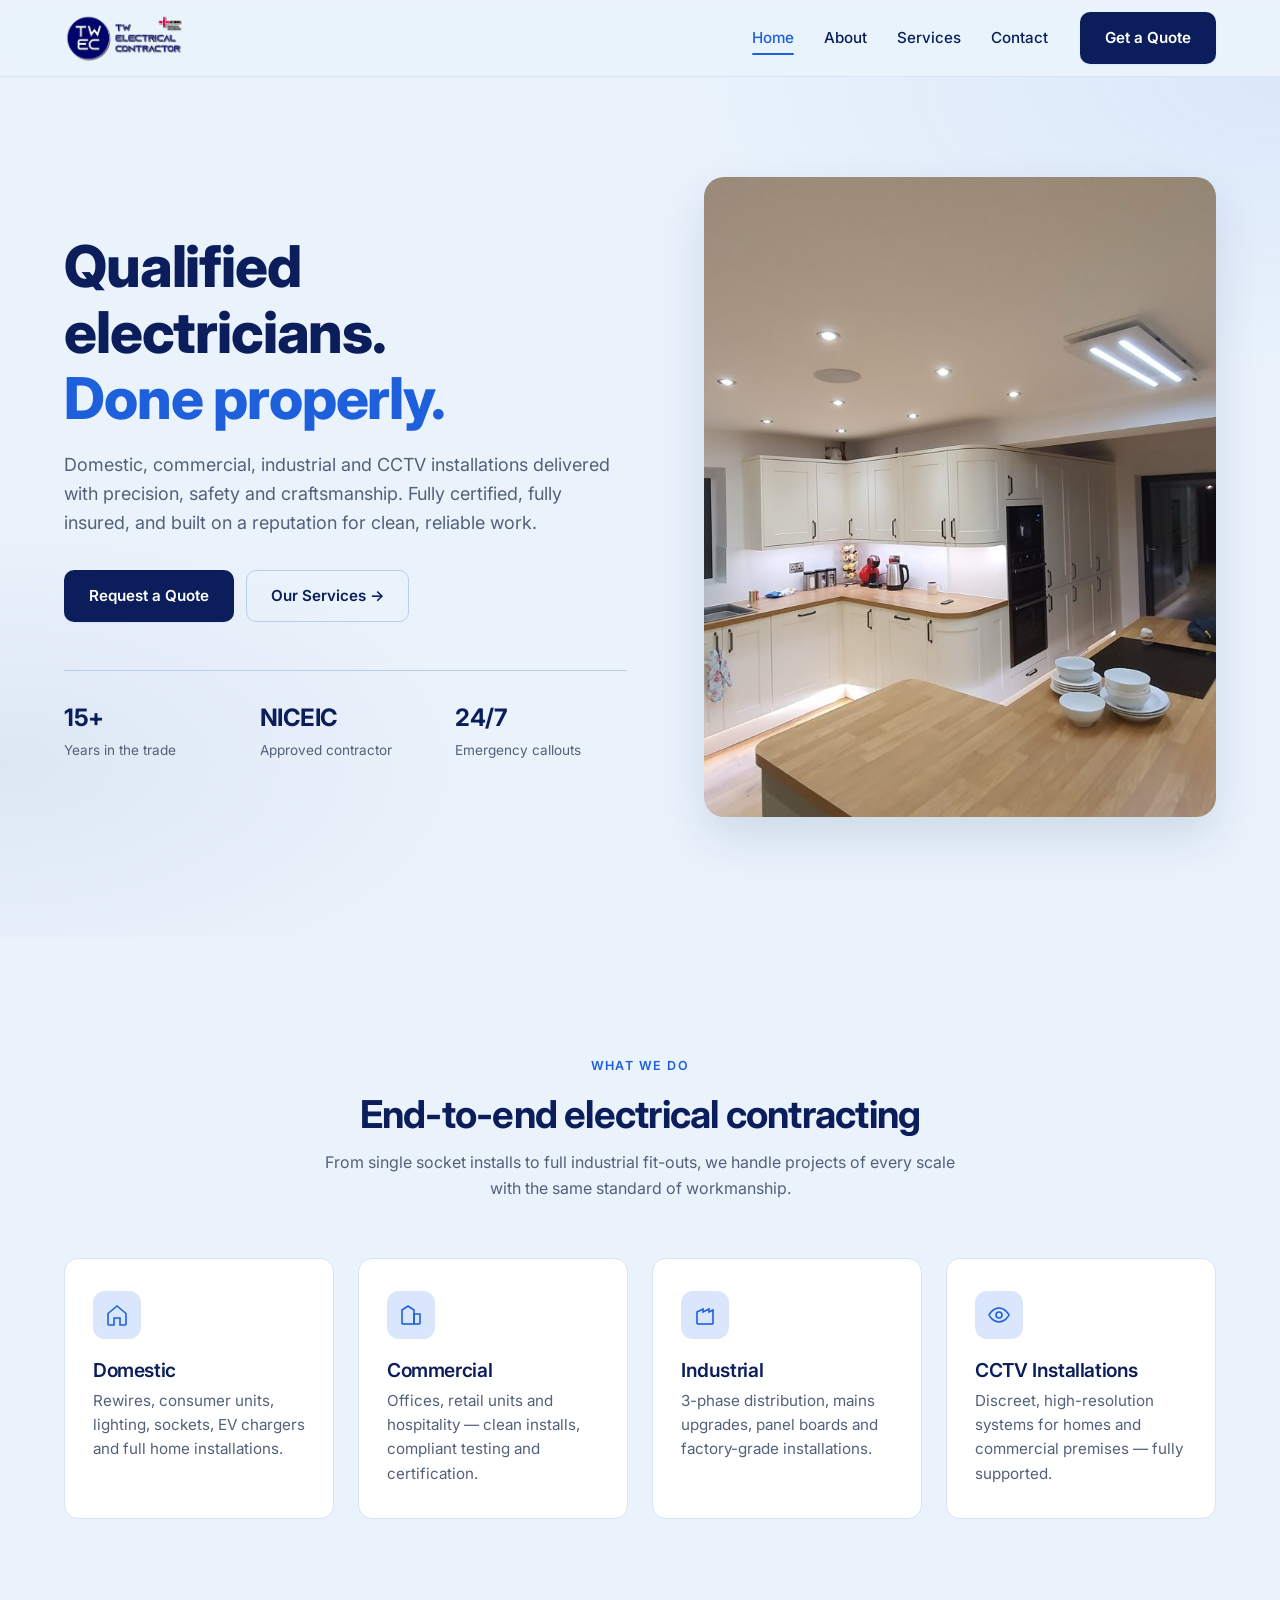
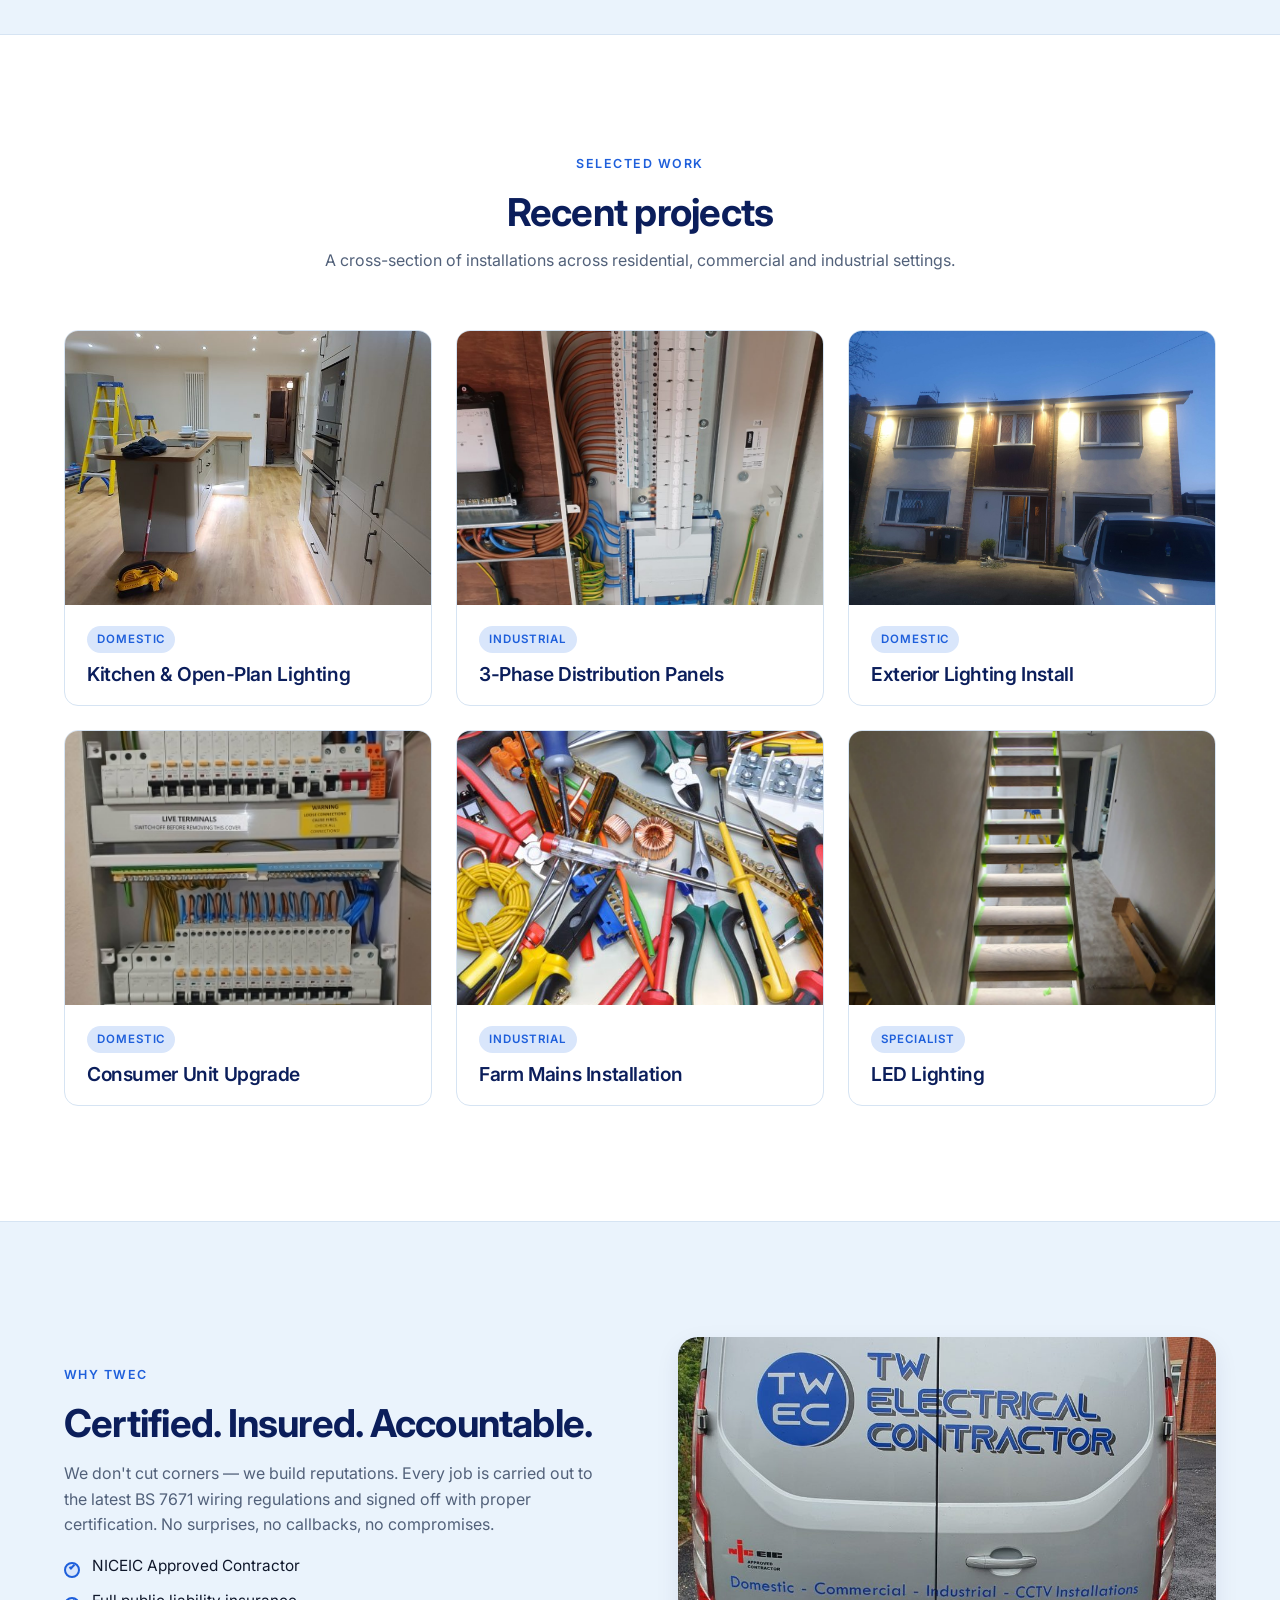
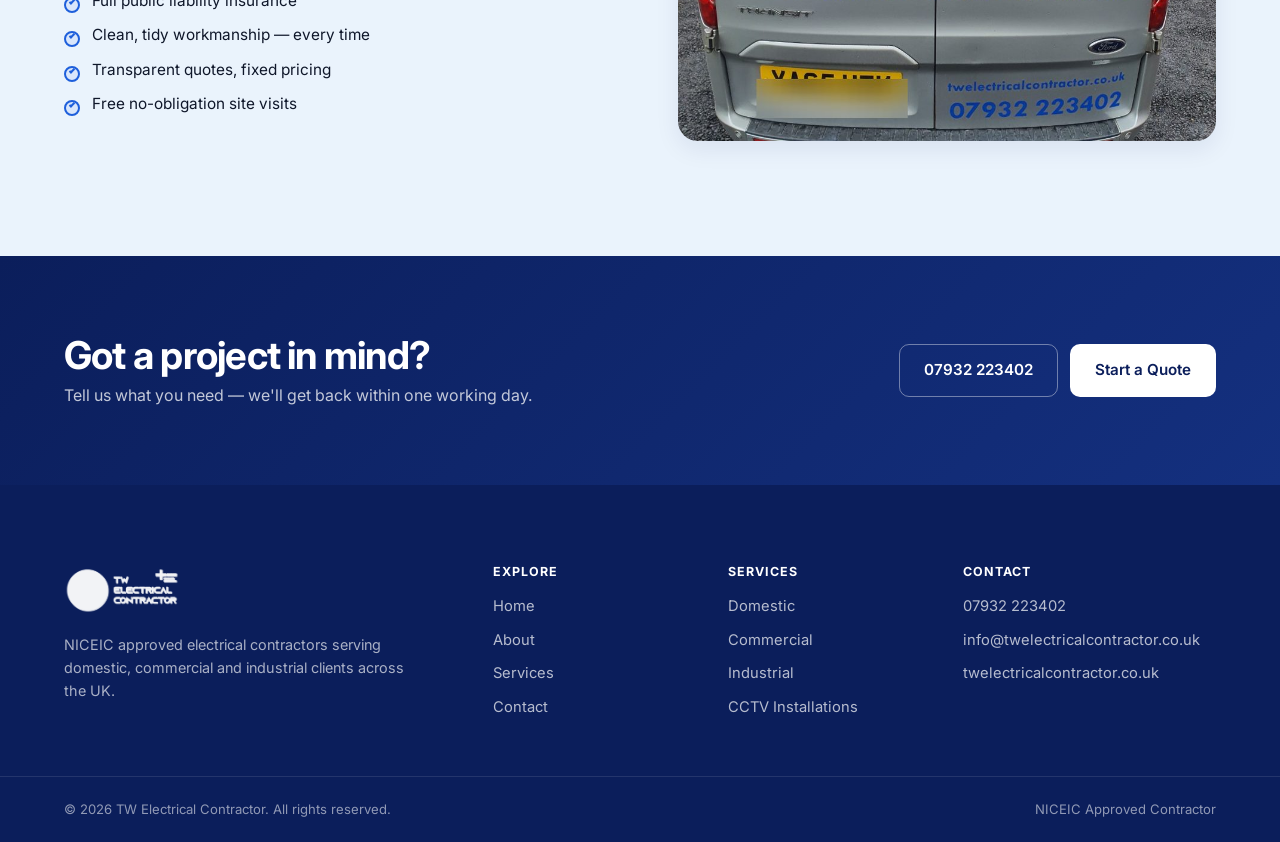
<file: index.html>
<!DOCTYPE html>
<html lang="en">
<head>
    <meta charset="UTF-8" />
    <meta name="viewport" content="width=device-width, initial-scale=1.0" />
    <meta name="description" content="TW Electrical Contractor — NICEIC approved electricians delivering domestic, commercial, industrial and CCTV installations across the UK." />
    <meta name="theme-color" content="#0B1E5B" />

    <!-- Open Graph / Social -->
    <meta property="og:type" content="website" />
    <meta property="og:title" content="TW Electrical Contractor — NICEIC Approved Electricians" />
    <meta property="og:description" content="Qualified, NICEIC approved electrical contractors. Domestic, commercial, industrial and CCTV installations." />
    <meta property="og:image" content="images/og-preview.jpg" />
    <meta property="og:url" content="https://twelectricalcontractor.co.uk/" />
    <meta name="twitter:card" content="summary_large_image" />

    <title>TW Electrical Contractor — NICEIC Approved Electricians</title>

    <link rel="icon" type="image/png" href="images/logo.png" />
    <link rel="preconnect" href="https://fonts.googleapis.com" />
    <link rel="preconnect" href="https://fonts.gstatic.com" crossorigin />
    <link href="https://fonts.googleapis.com/css2?family=Inter:wght@400;500;600;700;800&display=swap" rel="stylesheet" />
    <link rel="stylesheet" href="style.css" />
</head>
<body>
    <a class="skip-link" href="#main">Skip to content</a>

    <header class="site-header">
        <div class="container header-inner">
            <a href="index.html" class="logo" aria-label="TW Electrical Contractor home">
                <img src="images/logo.png" alt="TW Electrical Contractor logo" />
            </a>

            <input type="checkbox" id="nav-toggle" class="nav-toggle" aria-label="Toggle navigation" />
            <label for="nav-toggle" class="nav-toggle-label" aria-hidden="true">
                <span></span><span></span><span></span>
            </label>

            <nav class="site-nav" aria-label="Primary">
                <ul>
                    <li><a href="index.html" class="active">Home</a></li>
                    <li><a href="about.html">About</a></li>
                    <li><a href="services.html">Services</a></li>
                    <li><a href="contact.html">Contact</a></li>
                </ul>
                <a href="contact.html" class="btn btn-primary nav-cta">Get a Quote</a>
            </nav>
        </div>
    </header>

    <main id="main">
        <!-- HERO -->
        <section class="hero">
            <div class="container hero-inner">
                <div class="hero-copy">
                    <h1>Qualified electricians.<br /><span class="accent">Done properly.</span></h1>
                    <p class="lead">
                        Domestic, commercial, industrial and CCTV installations delivered with precision,
                        safety and craftsmanship. Fully certified, fully insured, and built on a reputation
                        for clean, reliable work.
                    </p>
                    <div class="hero-actions">
                        <a href="contact.html" class="btn btn-primary">Request a Quote</a>
                        <a href="services.html" class="btn btn-ghost">Our Services →</a>
                    </div>

                    <ul class="hero-stats">
                        <li><strong>15+</strong><span>Years in the trade</span></li>
                        <li><strong>NICEIC</strong><span>Approved contractor</span></li>
                        <li><strong>24/7</strong><span>Emergency callouts</span></li>
                    </ul>
                </div>

                <div class="hero-media">
                    <img src="images/project-kitchen.jpg" alt="Finished kitchen installation with recessed downlights and under-cabinet lighting" />
                </div>
            </div>
        </section>

        <!-- SERVICES PREVIEW -->
        <section class="section">
            <div class="container">
                <div class="section-head">
                    <span class="eyebrow">What we do</span>
                    <h2>End-to-end electrical contracting</h2>
                    <p>From single socket installs to full industrial fit-outs, we handle projects of every scale with the same standard of workmanship.</p>
                </div>

                <div class="grid grid-4">
                    <article class="card service-card">
                        <div class="card-icon" aria-hidden="true">
                            <svg viewBox="0 0 24 24" fill="none" stroke="currentColor" stroke-width="1.6"><path d="M3 10.5 12 3l9 7.5V21a1 1 0 0 1-1 1h-5v-7h-6v7H4a1 1 0 0 1-1-1V10.5Z"/></svg>
                        </div>
                        <h3>Domestic</h3>
                        <p>Rewires, consumer units, lighting, sockets, EV chargers and full home installations.</p>
                    </article>

                    <article class="card service-card">
                        <div class="card-icon" aria-hidden="true">
                            <svg viewBox="0 0 24 24" fill="none" stroke="currentColor" stroke-width="1.6"><path d="M3 21V7l6-4 6 4v14"/><path d="M15 21V11h6v10"/><path d="M3 21h18"/></svg>
                        </div>
                        <h3>Commercial</h3>
                        <p>Offices, retail units and hospitality — clean installs, compliant testing and certification.</p>
                    </article>

                    <article class="card service-card">
                        <div class="card-icon" aria-hidden="true">
                            <svg viewBox="0 0 24 24" fill="none" stroke="currentColor" stroke-width="1.6"><path d="M4 21V9l6-3v3l6-3v3l4-2v14"/><path d="M4 21h16"/></svg>
                        </div>
                        <h3>Industrial</h3>
                        <p>3-phase distribution, mains upgrades, panel boards and factory-grade installations.</p>
                    </article>

                    <article class="card service-card">
                        <div class="card-icon" aria-hidden="true">
                            <svg viewBox="0 0 24 24" fill="none" stroke="currentColor" stroke-width="1.6"><circle cx="12" cy="12" r="3"/><path d="M2 12s3.5-7 10-7 10 7 10 7-3.5 7-10 7S2 12 2 12Z"/></svg>
                        </div>
                        <h3>CCTV Installations</h3>
                        <p>Discreet, high-resolution systems for homes and commercial premises — fully supported.</p>
                    </article>
                </div>
            </div>
        </section>

        <!-- FEATURED WORK -->
        <section class="section section-alt">
            <div class="container">
                <div class="section-head">
                    <span class="eyebrow">Selected work</span>
                    <h2>Recent projects</h2>
                    <p>A cross-section of installations across residential, commercial and industrial settings.</p>
                </div>

                <div class="grid grid-3">
                    <figure class="project">
                        <img src="images/project-kitchen-2.jpg" alt="Modern kitchen with integrated LED downlights and island lighting" />
                        <figcaption>
                            <span class="tag">Domestic</span>
                            <h3>Kitchen &amp; Open-Plan Lighting</h3>
                        </figcaption>
                    </figure>

                    <figure class="project">
                        <img src="images/project-industrial.jpg" alt="Industrial Hager distribution panels" />
                        <figcaption>
                            <span class="tag">Industrial</span>
                            <h3>3-Phase Distribution Panels</h3>
                        </figcaption>
                    </figure>

                    <figure class="project">
                        <img src="images/project-house.jpg" alt="Residential property with new exterior lighting installed" />
                        <figcaption>
                            <span class="tag">Domestic</span>
                            <h3>Exterior Lighting Install</h3>
                        </figcaption>
                    </figure>

                    <figure class="project">
                        <img src="images/project-consumer-unit.jpg" alt="Consumer unit replacement with Hager components" />
                        <figcaption>
                            <span class="tag">Domestic</span>
                            <h3>Consumer Unit Upgrade</h3>
                        </figcaption>
                    </figure>

                    <figure class="project">
                        <img src="images/project-farm.jpg" alt="Industrial mains board installation at a farm" />
                        <figcaption>
                            <span class="tag">Industrial</span>
                            <h3>Farm Mains Installation</h3>
                        </figcaption>
                    </figure>

                    <figure class="project">
                        <img src="images/project-stairs.jpg" alt="LED staircase lighting installation" />
                        <figcaption>
                            <span class="tag">Specialist</span>
                            <h3>LED Lighting</h3>
                        </figcaption>
                    </figure>
                </div>
            </div>
        </section>

        <!-- WHY US -->
        <section class="section">
            <div class="container">
                <div class="split">
                    <div>
                        <span class="eyebrow">Why TWEC</span>
                        <h2>Certified. Insured. Accountable.</h2>
                        <p>We don't cut corners — we build reputations. Every job is carried out to the latest BS 7671 wiring regulations and signed off with proper certification. No surprises, no callbacks, no compromises.</p>
                        <ul class="check-list">
                            <li>NICEIC Approved Contractor</li>
                            <li>Full public liability insurance</li>
                            <li>Clean, tidy workmanship — every time</li>
                            <li>Transparent quotes, fixed pricing</li>
                            <li>Free no-obligation site visits</li>
                        </ul>
                    </div>
                    <div class="split-media">
                        <img src="images/company-van.jpg" alt="TW Electrical Contractor company van" />
                    </div>
                </div>
            </div>
        </section>

        <!-- CTA BANNER -->
        <section class="cta-banner">
            <div class="container cta-inner">
                <div>
                    <h2>Got a project in mind?</h2>
                    <p>Tell us what you need — we'll get back within one working day.</p>
                </div>
                <div class="cta-actions">
                    <a href="tel:07932223402" class="btn btn-ghost-light">07932 223402</a>
                    <a href="contact.html" class="btn btn-white">Start a Quote</a>
                </div>
            </div>
        </section>
    </main>

    <footer class="site-footer">
        <div class="container footer-grid">
            <div class="footer-brand">
                <img src="images/logo.png" alt="TW Electrical Contractor" />
                <p>NICEIC approved electrical contractors serving domestic, commercial and industrial clients across the UK.</p>
            </div>
            <div>
                <h4>Explore</h4>
                <ul>
                    <li><a href="index.html">Home</a></li>
                    <li><a href="about.html">About</a></li>
                    <li><a href="services.html">Services</a></li>
                    <li><a href="contact.html">Contact</a></li>
                </ul>
            </div>
            <div>
                <h4>Services</h4>
                <ul>
                    <li>Domestic</li>
                    <li>Commercial</li>
                    <li>Industrial</li>
                    <li>CCTV Installations</li>
                </ul>
            </div>
            <div>
                <h4>Contact</h4>
                <ul>
                    <li><a href="tel:07932223402">07932 223402</a></li>
                    <li><a href="mailto:info@twelectricalcontractor.co.uk">info@twelectricalcontractor.co.uk</a></li>
                    <li>twelectricalcontractor.co.uk</li>
                </ul>
            </div>
        </div>
        <div class="footer-base">
            <div class="container">
                <p>© 2026 TW Electrical Contractor. All rights reserved.</p>
                <p>NICEIC Approved Contractor</p>
            </div>
        </div>
    </footer>
</body>
</html>
</file>
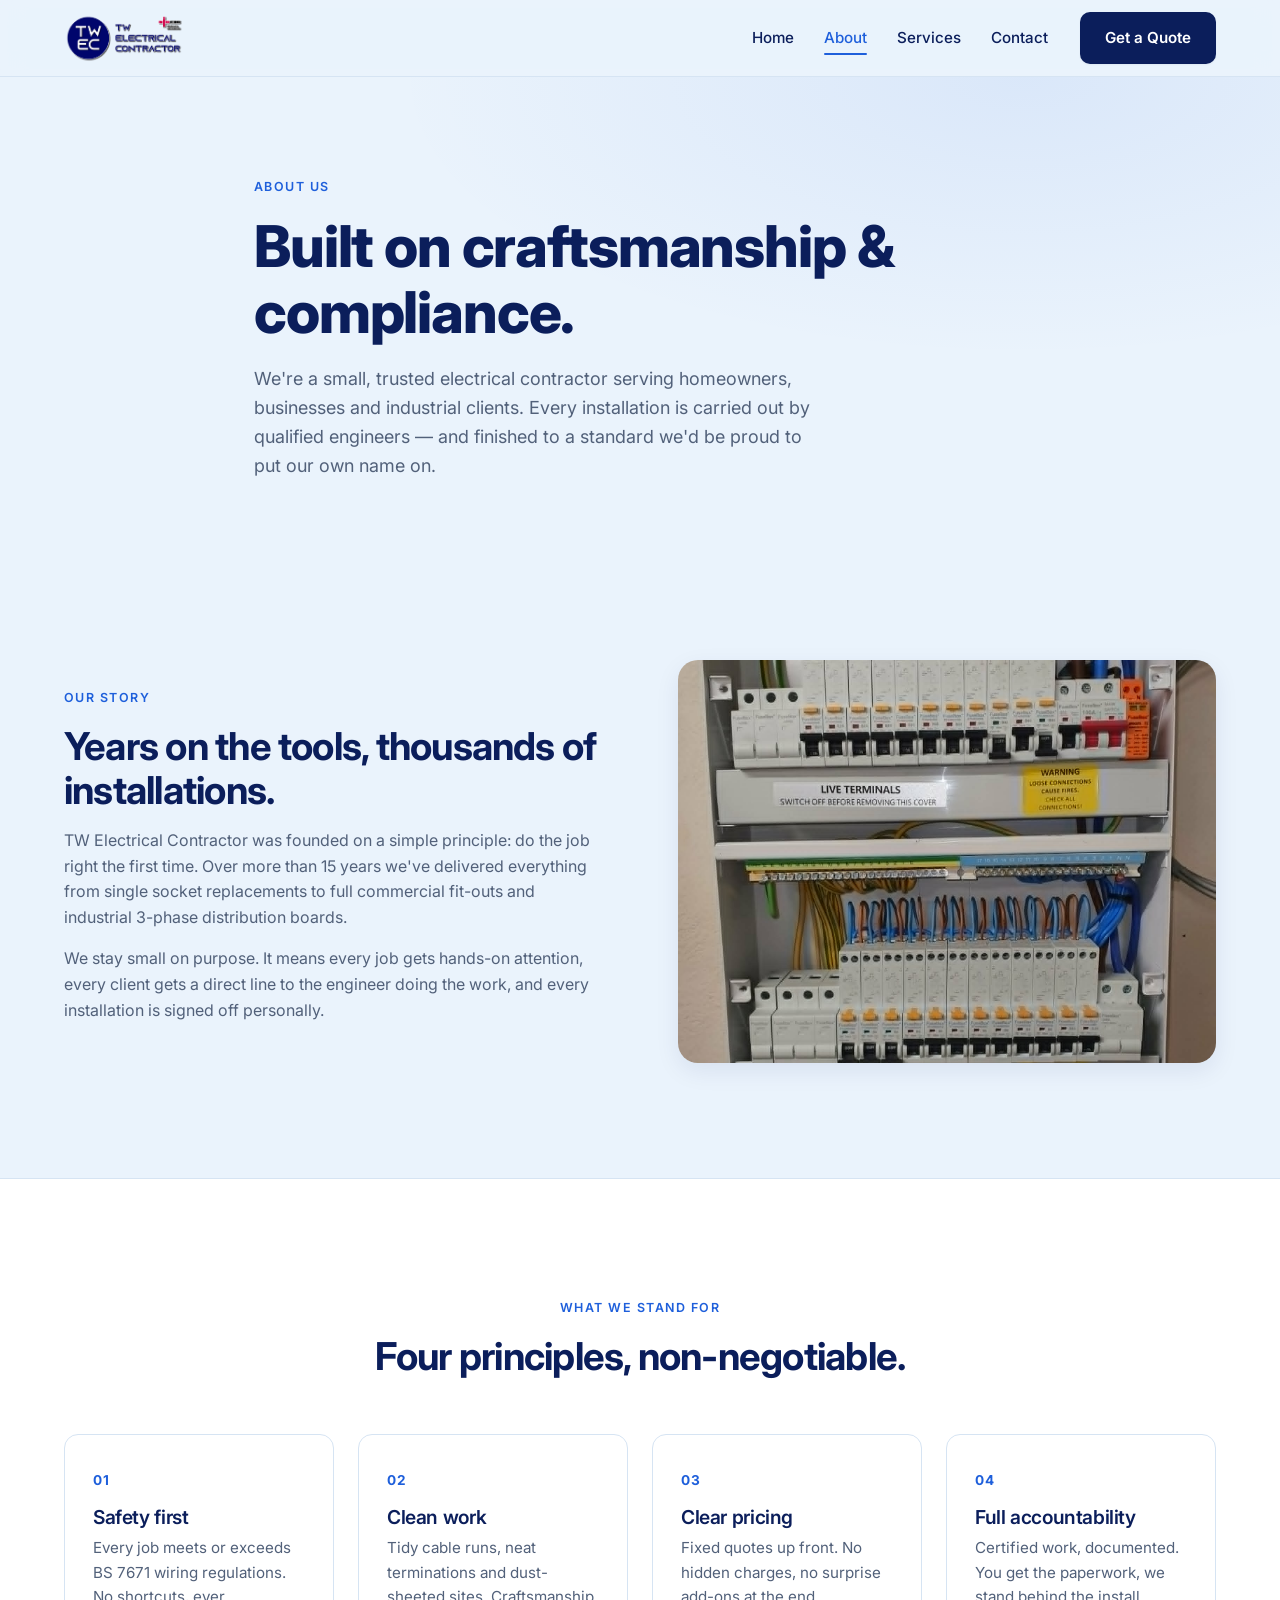
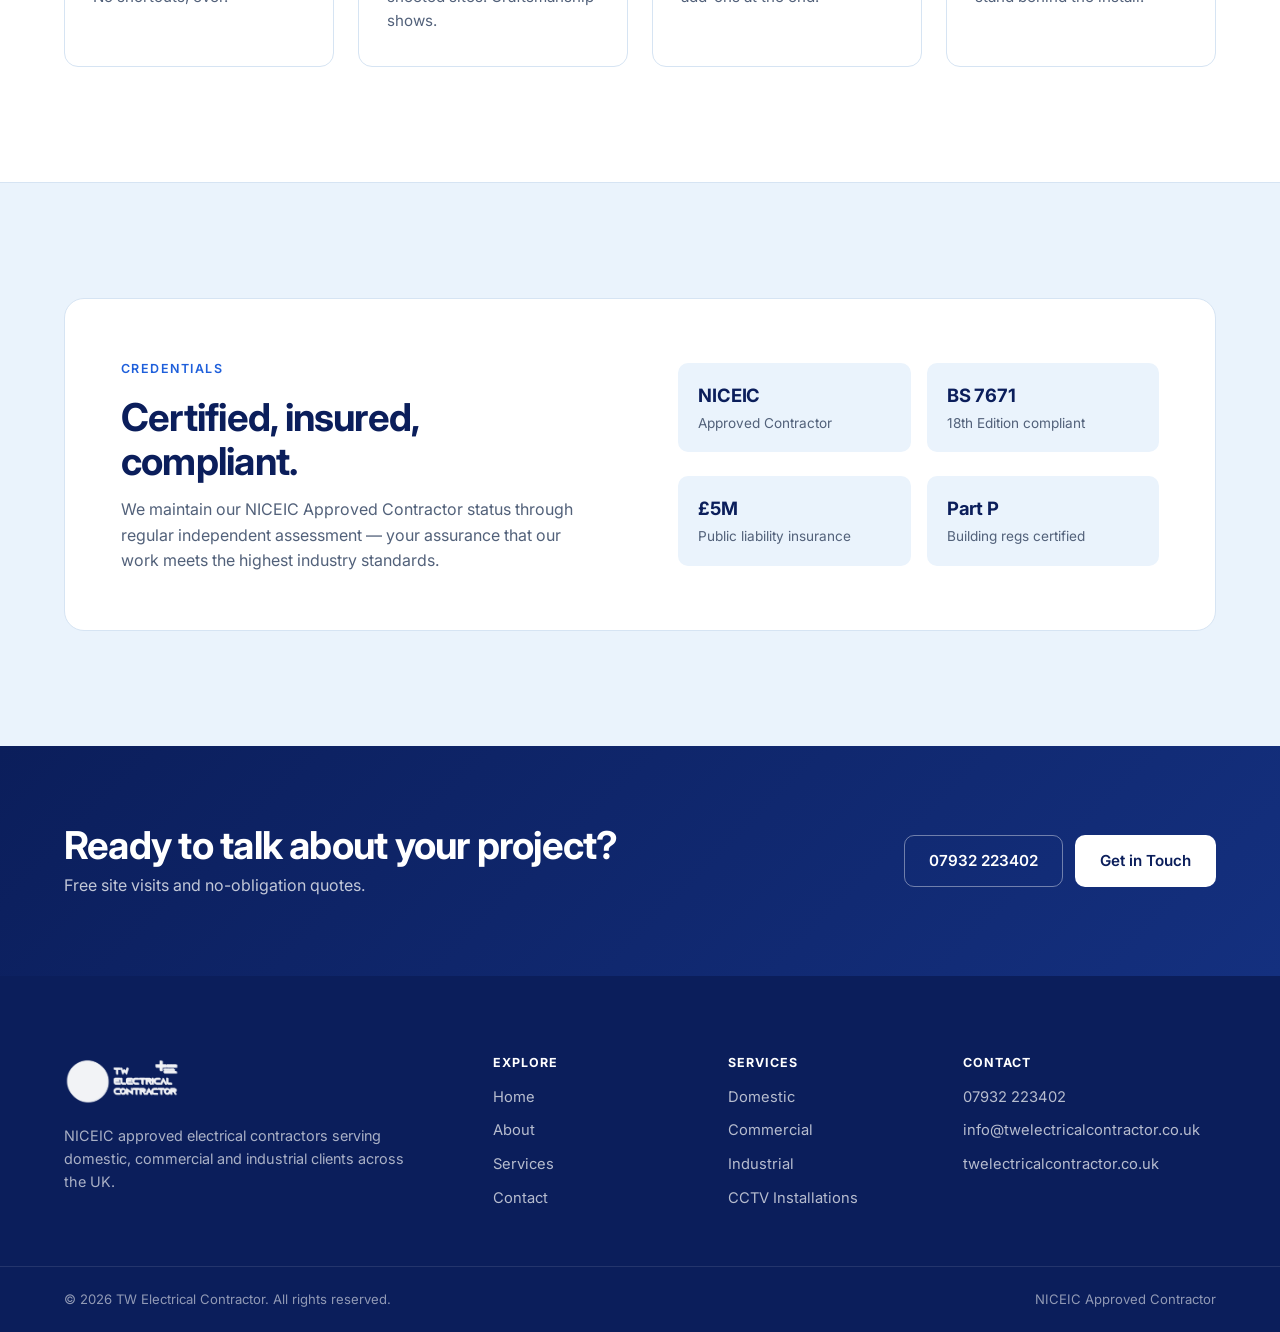
<file: about.html>
<!DOCTYPE html>
<html lang="en">
<head>
    <meta charset="UTF-8" />
    <meta name="viewport" content="width=device-width, initial-scale=1.0" />
    <meta name="description" content="About TW Electrical Contractor — experienced NICEIC approved electricians committed to safe, compliant and high-quality installations." />
    <meta name="theme-color" content="#0B1E5B" />
    <meta property="og:type" content="website" />
    <meta property="og:title" content="About — TW Electrical Contractor" />
    <meta property="og:description" content="NICEIC approved electrical contractors. Built on craftsmanship, compliance and clear communication." />
    <meta property="og:image" content="images/og-preview.jpg" />

    <title>About — TW Electrical Contractor</title>

    <link rel="icon" type="image/png" href="images/logo.png" />
    <link rel="preconnect" href="https://fonts.googleapis.com" />
    <link rel="preconnect" href="https://fonts.gstatic.com" crossorigin />
    <link href="https://fonts.googleapis.com/css2?family=Inter:wght@400;500;600;700;800&display=swap" rel="stylesheet" />
    <link rel="stylesheet" href="style.css" />
</head>
<body>
    <a class="skip-link" href="#main">Skip to content</a>

    <header class="site-header">
        <div class="container header-inner">
            <a href="index.html" class="logo" aria-label="TW Electrical Contractor home">
                <img src="images/logo.png" alt="TW Electrical Contractor logo" />
            </a>
            <input type="checkbox" id="nav-toggle" class="nav-toggle" aria-label="Toggle navigation" />
            <label for="nav-toggle" class="nav-toggle-label" aria-hidden="true">
                <span></span><span></span><span></span>
            </label>
            <nav class="site-nav" aria-label="Primary">
                <ul>
                    <li><a href="index.html">Home</a></li>
                    <li><a href="about.html" class="active">About</a></li>
                    <li><a href="services.html">Services</a></li>
                    <li><a href="contact.html">Contact</a></li>
                </ul>
                <a href="contact.html" class="btn btn-primary nav-cta">Get a Quote</a>
            </nav>
        </div>
    </header>

    <main id="main">
        <section class="page-hero">
            <div class="container">
                <span class="eyebrow">About us</span>
                <h1>Built on craftsmanship &amp; compliance.</h1>
                <p class="lead">We're a small, trusted electrical contractor serving homeowners, businesses and industrial clients. Every installation is carried out by qualified engineers — and finished to a standard we'd be proud to put our own name on.</p>
            </div>
        </section>

        <section class="section">
            <div class="container">
                <div class="split">
                    <div>
                        <span class="eyebrow">Our story</span>
                        <h2>Years on the tools, thousands of installations.</h2>
                        <p>TW Electrical Contractor was founded on a simple principle: do the job right the first time. Over more than 15 years we've delivered everything from single socket replacements to full commercial fit-outs and industrial 3-phase distribution boards.</p>
                        <p>We stay small on purpose. It means every job gets hands-on attention, every client gets a direct line to the engineer doing the work, and every installation is signed off personally.</p>
                    </div>
                    <div class="split-media">
                        <img src="images/project-consumer-unit.jpg" alt="Detail of a neatly wired consumer unit" />
                    </div>
                </div>
            </div>
        </section>

        <section class="section section-alt">
            <div class="container">
                <div class="section-head">
                    <span class="eyebrow">What we stand for</span>
                    <h2>Four principles, non-negotiable.</h2>
                </div>

                <div class="grid grid-4 values">
                    <article class="card">
                        <span class="value-num">01</span>
                        <h3>Safety first</h3>
                        <p>Every job meets or exceeds BS 7671 wiring regulations. No shortcuts, ever.</p>
                    </article>
                    <article class="card">
                        <span class="value-num">02</span>
                        <h3>Clean work</h3>
                        <p>Tidy cable runs, neat terminations and dust-sheeted sites. Craftsmanship shows.</p>
                    </article>
                    <article class="card">
                        <span class="value-num">03</span>
                        <h3>Clear pricing</h3>
                        <p>Fixed quotes up front. No hidden charges, no surprise add-ons at the end.</p>
                    </article>
                    <article class="card">
                        <span class="value-num">04</span>
                        <h3>Full accountability</h3>
                        <p>Certified work, documented. You get the paperwork, we stand behind the install.</p>
                    </article>
                </div>
            </div>
        </section>

        <section class="section">
            <div class="container">
                <div class="credentials">
                    <div>
                        <span class="eyebrow">Credentials</span>
                        <h2>Certified, insured, compliant.</h2>
                        <p>We maintain our NICEIC Approved Contractor status through regular independent assessment — your assurance that our work meets the highest industry standards.</p>
                    </div>
                    <ul class="credentials-list">
                        <li><strong>NICEIC</strong><span>Approved Contractor</span></li>
                        <li><strong>BS 7671</strong><span>18th Edition compliant</span></li>
                        <li><strong>£5M</strong><span>Public liability insurance</span></li>
                        <li><strong>Part P</strong><span>Building regs certified</span></li>
                    </ul>
                </div>
            </div>
        </section>

        <section class="cta-banner">
            <div class="container cta-inner">
                <div>
                    <h2>Ready to talk about your project?</h2>
                    <p>Free site visits and no-obligation quotes.</p>
                </div>
                <div class="cta-actions">
                    <a href="tel:07932223402" class="btn btn-ghost-light">07932 223402</a>
                    <a href="contact.html" class="btn btn-white">Get in Touch</a>
                </div>
            </div>
        </section>
    </main>

    <footer class="site-footer">
        <div class="container footer-grid">
            <div class="footer-brand">
                <img src="images/logo.png" alt="TW Electrical Contractor" />
                <p>NICEIC approved electrical contractors serving domestic, commercial and industrial clients across the UK.</p>
            </div>
            <div>
                <h4>Explore</h4>
                <ul>
                    <li><a href="index.html">Home</a></li>
                    <li><a href="about.html">About</a></li>
                    <li><a href="services.html">Services</a></li>
                    <li><a href="contact.html">Contact</a></li>
                </ul>
            </div>
            <div>
                <h4>Services</h4>
                <ul>
                    <li>Domestic</li>
                    <li>Commercial</li>
                    <li>Industrial</li>
                    <li>CCTV Installations</li>
                </ul>
            </div>
            <div>
                <h4>Contact</h4>
                <ul>
                    <li><a href="tel:07932223402">07932 223402</a></li>
                    <li><a href="mailto:info@twelectricalcontractor.co.uk">info@twelectricalcontractor.co.uk</a></li>
                    <li>twelectricalcontractor.co.uk</li>
                </ul>
            </div>
        </div>
        <div class="footer-base">
            <div class="container">
                <p>© 2026 TW Electrical Contractor. All rights reserved.</p>
                <p>NICEIC Approved Contractor</p>
            </div>
        </div>
    </footer>
</body>
</html>
</file>
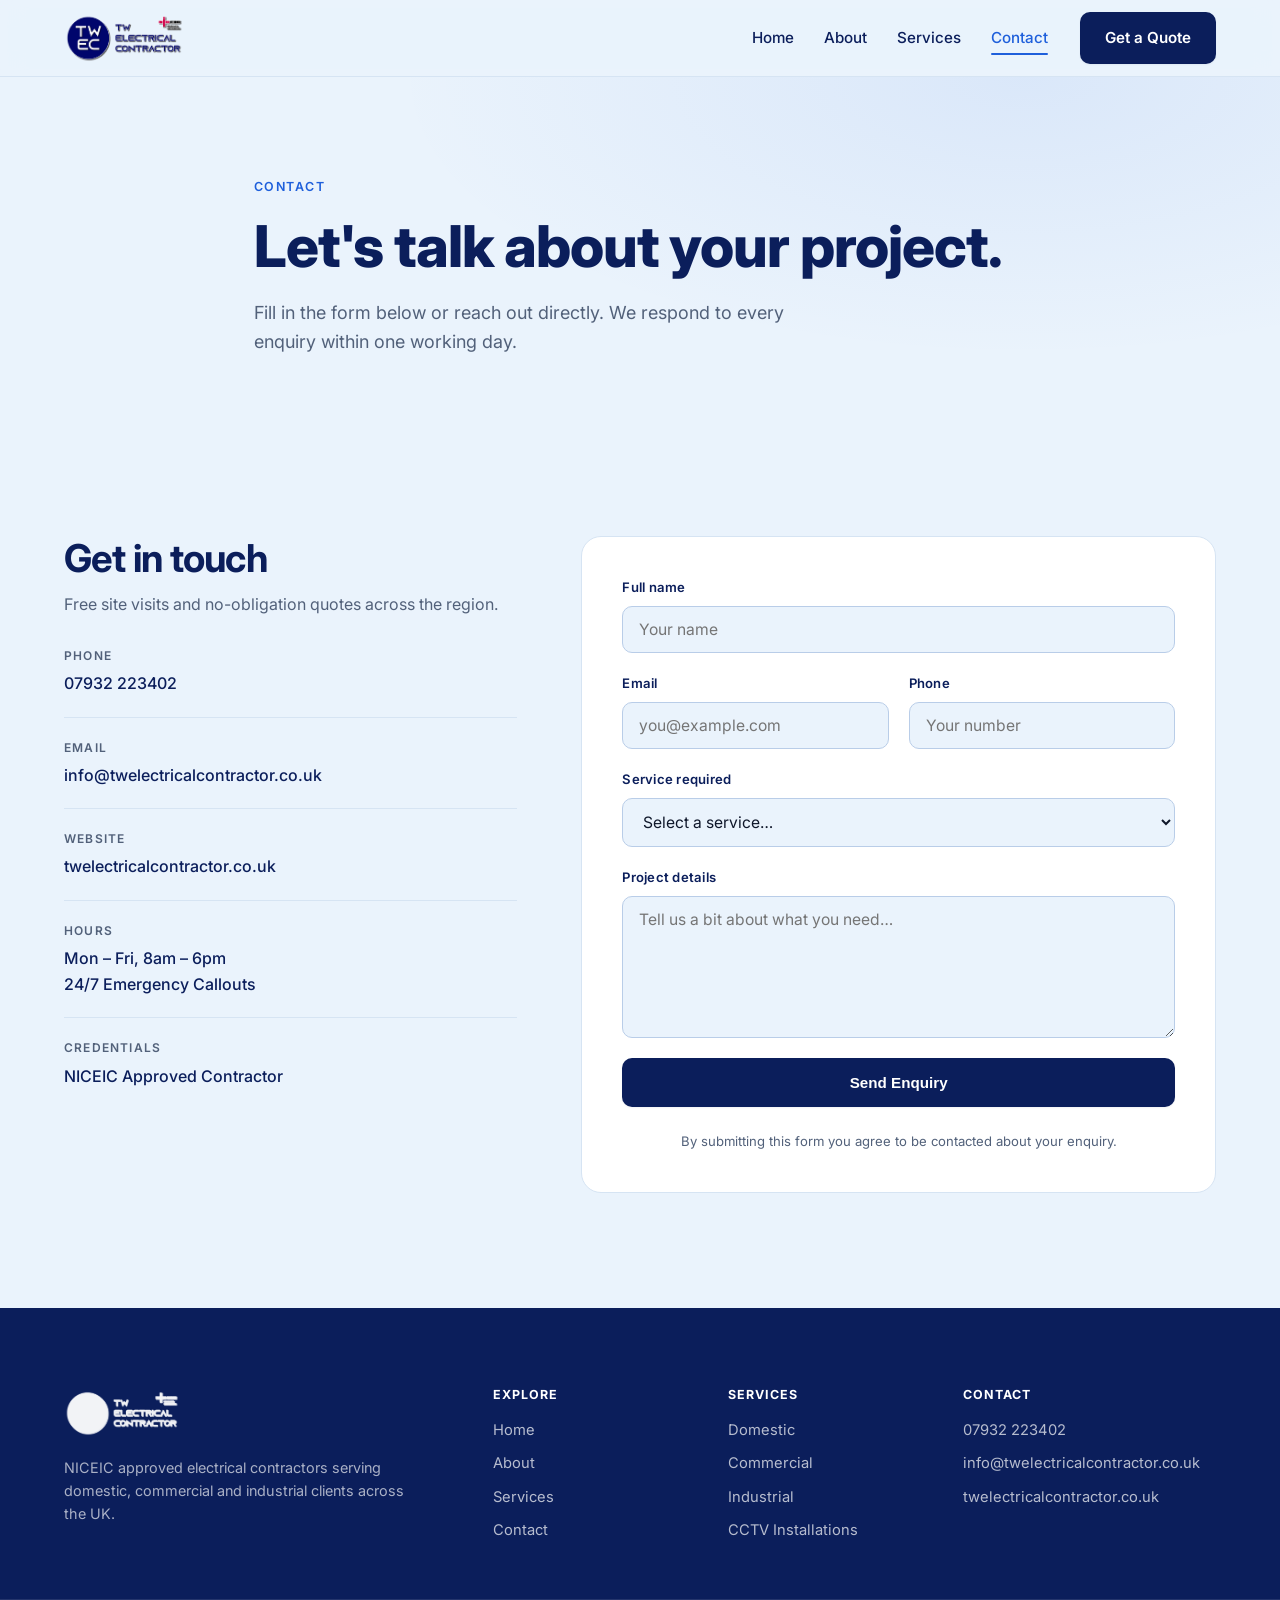
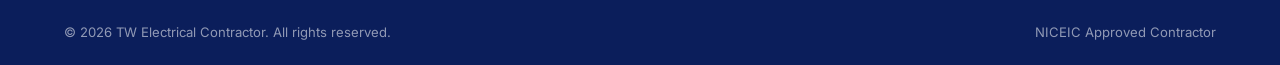
<file: contact.html>
<!DOCTYPE html>
<html lang="en">
<head>
    <meta charset="UTF-8" />
    <meta name="viewport" content="width=device-width, initial-scale=1.0" />
    <meta name="description" content="Contact TW Electrical Contractor — request a quote, book an inspection, or ask about an installation. Free site visits available." />
    <meta name="theme-color" content="#0B1E5B" />
    <meta property="og:type" content="website" />
    <meta property="og:title" content="Contact — TW Electrical Contractor" />
    <meta property="og:description" content="Get in touch with NICEIC approved electricians for a free, no-obligation quote." />
    <meta property="og:image" content="images/og-preview.jpg" />

    <title>Contact — TW Electrical Contractor</title>

    <link rel="icon" type="image/png" href="images/logo.png" />
    <link rel="preconnect" href="https://fonts.googleapis.com" />
    <link rel="preconnect" href="https://fonts.gstatic.com" crossorigin />
    <link href="https://fonts.googleapis.com/css2?family=Inter:wght@400;500;600;700;800&display=swap" rel="stylesheet" />
    <link rel="stylesheet" href="style.css" />
</head>
<body>
    <a class="skip-link" href="#main">Skip to content</a>

    <header class="site-header">
        <div class="container header-inner">
            <a href="index.html" class="logo" aria-label="TW Electrical Contractor home">
                <img src="images/logo.png" alt="TW Electrical Contractor logo" />
            </a>
            <input type="checkbox" id="nav-toggle" class="nav-toggle" aria-label="Toggle navigation" />
            <label for="nav-toggle" class="nav-toggle-label" aria-hidden="true">
                <span></span><span></span><span></span>
            </label>
            <nav class="site-nav" aria-label="Primary">
                <ul>
                    <li><a href="index.html">Home</a></li>
                    <li><a href="about.html">About</a></li>
                    <li><a href="services.html">Services</a></li>
                    <li><a href="contact.html" class="active">Contact</a></li>
                </ul>
                <a href="contact.html" class="btn btn-primary nav-cta">Get a Quote</a>
            </nav>
        </div>
    </header>

    <main id="main">
        <section class="page-hero">
            <div class="container">
                <span class="eyebrow">Contact</span>
                <h1>Let's talk about your project.</h1>
                <p class="lead">Fill in the form below or reach out directly. We respond to every enquiry within one working day.</p>
            </div>
        </section>

        <section class="section">
            <div class="container">
                <div class="contact-grid">
                    <aside class="contact-info">
                        <h2>Get in touch</h2>
                        <p>Free site visits and no-obligation quotes across the region.</p>

                        <ul class="info-list">
                            <li>
                                <span class="info-label">Phone</span>
                                <a href="tel:07932223402">07932 223402</a>
                            </li>
                            <li>
                                <span class="info-label">Email</span>
                                <a href="mailto:info@twelectricalcontractor.co.uk">info@twelectricalcontractor.co.uk</a>
                            </li>
                            <li>
                                <span class="info-label">Website</span>
                                <span>twelectricalcontractor.co.uk</span>
                            </li>
                            <li>
                                <span class="info-label">Hours</span>
                                <span>Mon – Fri, 8am – 6pm<br />24/7 Emergency Callouts</span>
                            </li>
                            <li>
                                <span class="info-label">Credentials</span>
                                <span>NICEIC Approved Contractor</span>
                            </li>
                        </ul>
                    </aside>

                    <form class="contact-form" action="#" method="post" novalidate>
                        <div class="form-row">
                            <label for="name">Full name</label>
                            <input type="text" id="name" name="name" placeholder="Your name" required />
                        </div>

                        <div class="form-grid">
                            <div class="form-row">
                                <label for="email">Email</label>
                                <input type="email" id="email" name="email" placeholder="you@example.com" required />
                            </div>
                            <div class="form-row">
                                <label for="phone">Phone</label>
                                <input type="tel" id="phone" name="phone" placeholder="Your number" />
                            </div>
                        </div>

                        <div class="form-row">
                            <label for="service">Service required</label>
                            <select id="service" name="service">
                                <option value="">Select a service…</option>
                                <option value="domestic">Domestic</option>
                                <option value="commercial">Commercial</option>
                                <option value="industrial">Industrial</option>
                                <option value="cctv">CCTV Installation</option>
                                <option value="other">Other / Not sure</option>
                            </select>
                        </div>

                        <div class="form-row">
                            <label for="message">Project details</label>
                            <textarea id="message" name="message" rows="6" placeholder="Tell us a bit about what you need…" required></textarea>
                        </div>

                        <button type="submit" class="btn btn-primary btn-full">Send Enquiry</button>
                        <p class="form-note">By submitting this form you agree to be contacted about your enquiry.</p>
                    </form>
                </div>
            </div>
        </section>
    </main>

    <footer class="site-footer">
        <div class="container footer-grid">
            <div class="footer-brand">
                <img src="images/logo.png" alt="TW Electrical Contractor" />
                <p>NICEIC approved electrical contractors serving domestic, commercial and industrial clients across the UK.</p>
            </div>
            <div>
                <h4>Explore</h4>
                <ul>
                    <li><a href="index.html">Home</a></li>
                    <li><a href="about.html">About</a></li>
                    <li><a href="services.html">Services</a></li>
                    <li><a href="contact.html">Contact</a></li>
                </ul>
            </div>
            <div>
                <h4>Services</h4>
                <ul>
                    <li>Domestic</li>
                    <li>Commercial</li>
                    <li>Industrial</li>
                    <li>CCTV Installations</li>
                </ul>
            </div>
            <div>
                <h4>Contact</h4>
                <ul>
                    <li><a href="tel:07932223402">07932 223402</a></li>
                    <li><a href="mailto:info@twelectricalcontractor.co.uk">info@twelectricalcontractor.co.uk</a></li>
                    <li>twelectricalcontractor.co.uk</li>
                </ul>
            </div>
        </div>
        <div class="footer-base">
            <div class="container">
                <p>© 2026 TW Electrical Contractor. All rights reserved.</p>
                <p>NICEIC Approved Contractor</p>
            </div>
        </div>
    </footer>
</body>
</html>
</file>
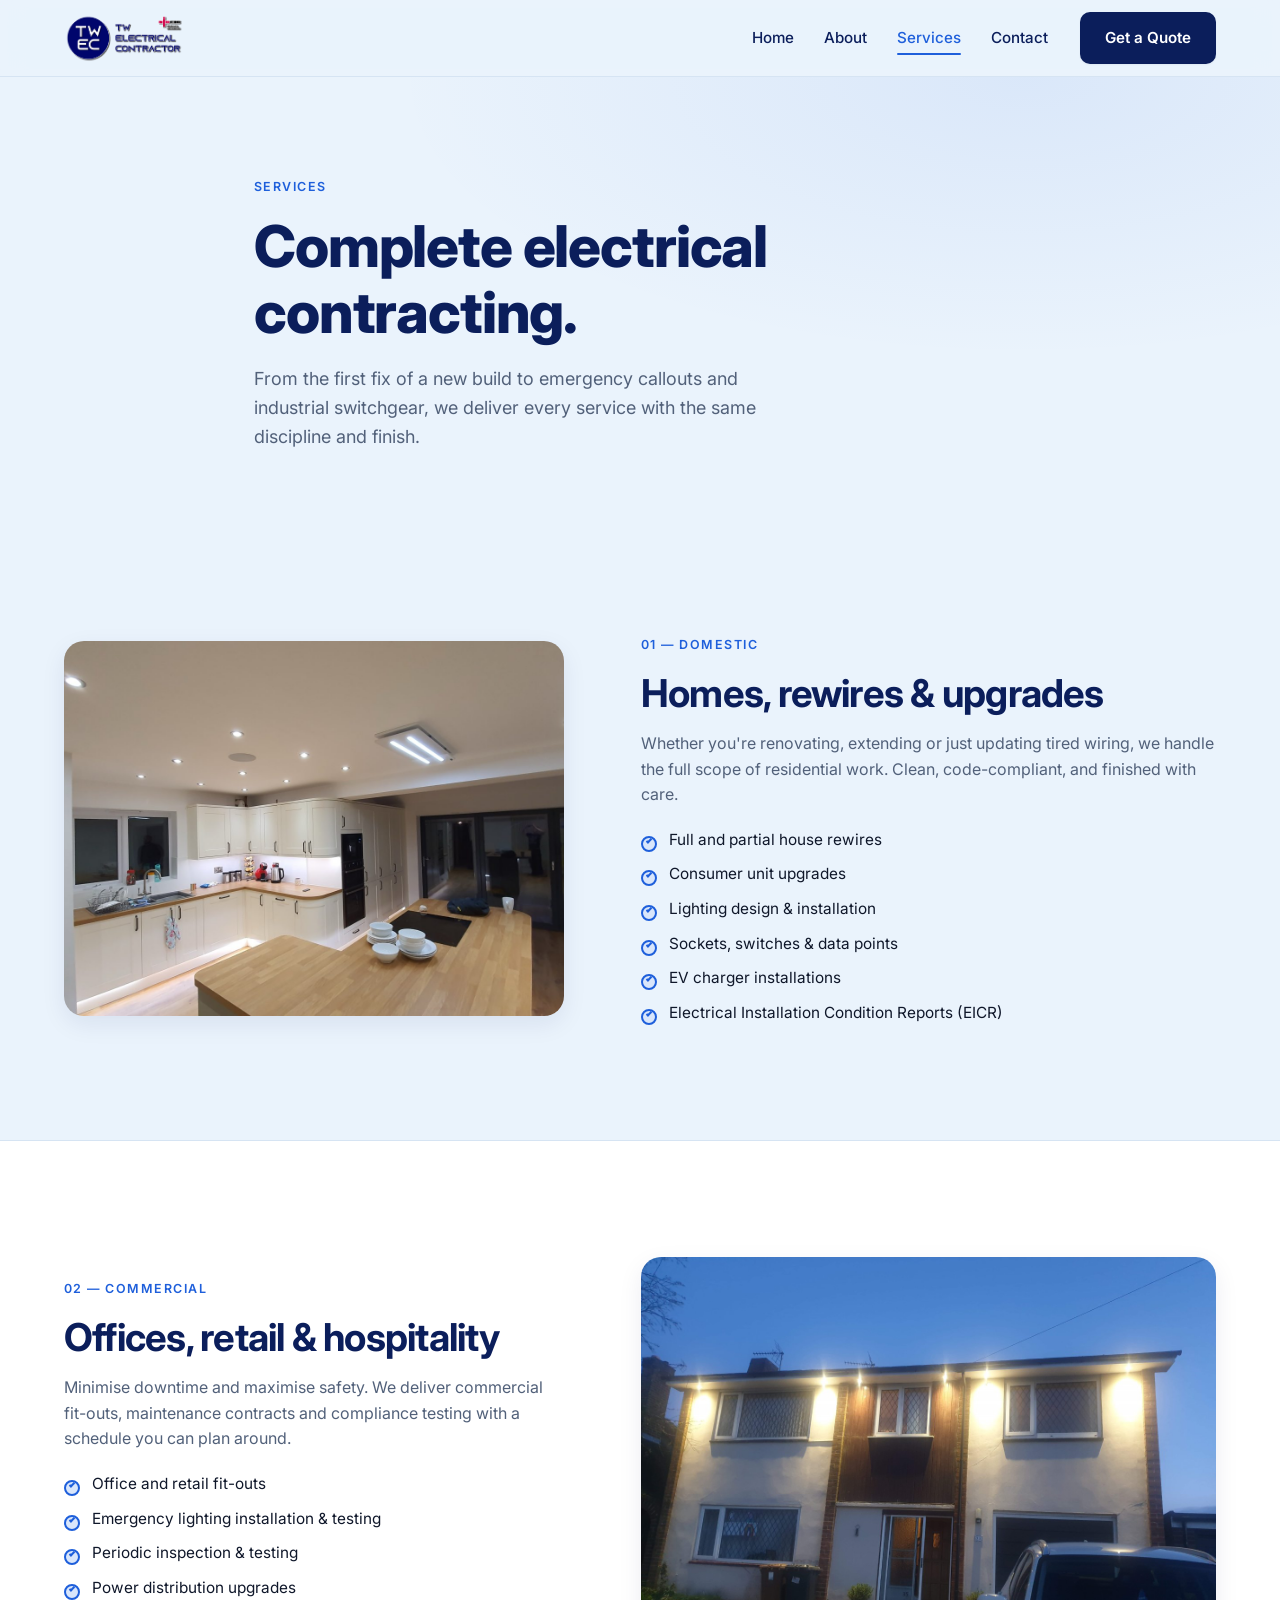
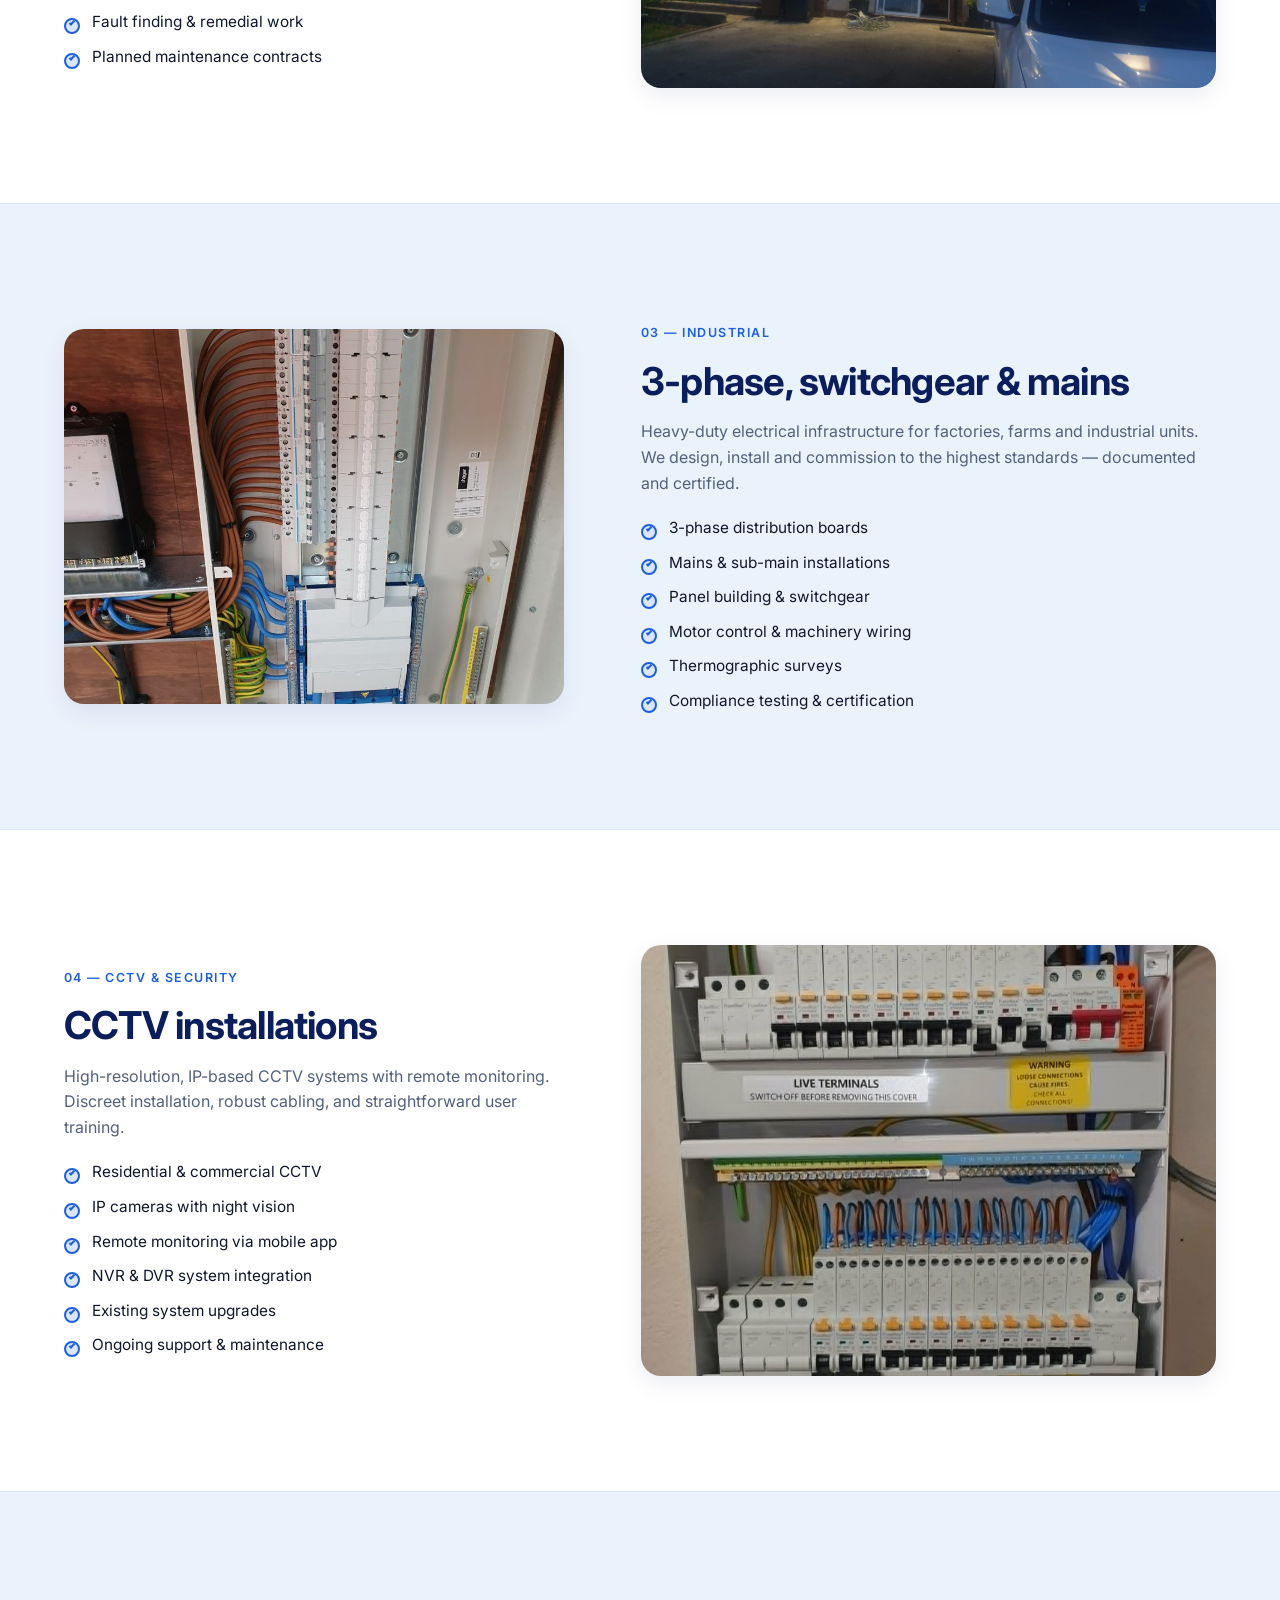
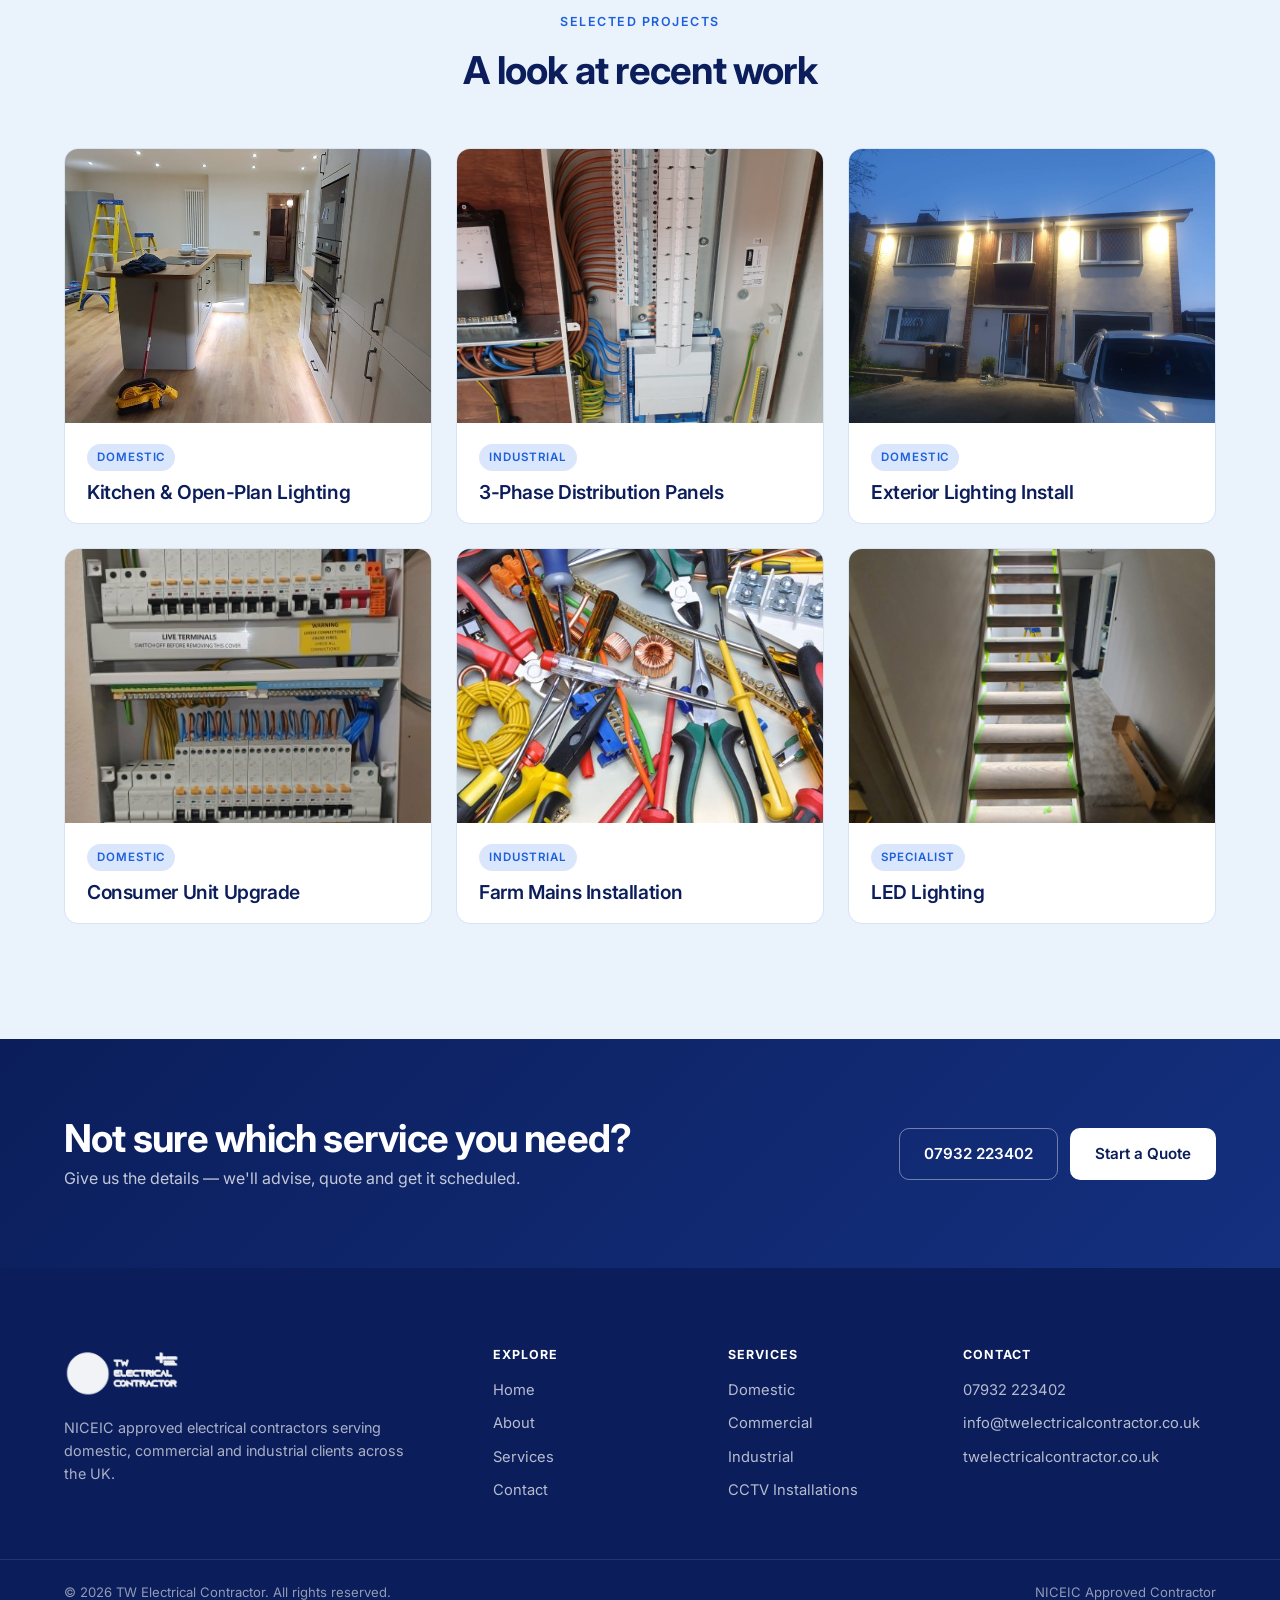
<file: services.html>
<!DOCTYPE html>
<html lang="en">
<head>
    <meta charset="UTF-8" />
    <meta name="viewport" content="width=device-width, initial-scale=1.0" />
    <meta name="description" content="Full range of electrical services from TW Electrical Contractor — domestic, commercial, industrial installations, CCTV, rewires, EV chargers and more." />
    <meta name="theme-color" content="#0B1E5B" />
    <meta property="og:type" content="website" />
    <meta property="og:title" content="Services — TW Electrical Contractor" />
    <meta property="og:description" content="Domestic, commercial, industrial and CCTV installations by NICEIC approved electricians." />
    <meta property="og:image" content="images/og-preview.jpg" />

    <title>Services — TW Electrical Contractor</title>

    <link rel="icon" type="image/png" href="images/logo.png" />
    <link rel="preconnect" href="https://fonts.googleapis.com" />
    <link rel="preconnect" href="https://fonts.gstatic.com" crossorigin />
    <link href="https://fonts.googleapis.com/css2?family=Inter:wght@400;500;600;700;800&display=swap" rel="stylesheet" />
    <link rel="stylesheet" href="style.css" />
</head>
<body>
    <a class="skip-link" href="#main">Skip to content</a>

    <header class="site-header">
        <div class="container header-inner">
            <a href="index.html" class="logo" aria-label="TW Electrical Contractor home">
                <img src="images/logo.png" alt="TW Electrical Contractor logo" />
            </a>
            <input type="checkbox" id="nav-toggle" class="nav-toggle" aria-label="Toggle navigation" />
            <label for="nav-toggle" class="nav-toggle-label" aria-hidden="true">
                <span></span><span></span><span></span>
            </label>
            <nav class="site-nav" aria-label="Primary">
                <ul>
                    <li><a href="index.html">Home</a></li>
                    <li><a href="about.html">About</a></li>
                    <li><a href="services.html" class="active">Services</a></li>
                    <li><a href="contact.html">Contact</a></li>
                </ul>
                <a href="contact.html" class="btn btn-primary nav-cta">Get a Quote</a>
            </nav>
        </div>
    </header>

    <main id="main">
        <section class="page-hero">
            <div class="container">
                <span class="eyebrow">Services</span>
                <h1>Complete electrical contracting.</h1>
                <p class="lead">From the first fix of a new build to emergency callouts and industrial switchgear, we deliver every service with the same discipline and finish.</p>
            </div>
        </section>

        <section class="section">
            <div class="container">
                <div class="service-detail">
                    <div class="service-detail-media">
                        <img src="images/project-kitchen.jpg" alt="Domestic kitchen lighting installation" />
                    </div>
                    <div>
                        <span class="eyebrow">01 — Domestic</span>
                        <h2>Homes, rewires &amp; upgrades</h2>
                        <p>Whether you're renovating, extending or just updating tired wiring, we handle the full scope of residential work. Clean, code-compliant, and finished with care.</p>
                        <ul class="check-list">
                            <li>Full and partial house rewires</li>
                            <li>Consumer unit upgrades</li>
                            <li>Lighting design &amp; installation</li>
                            <li>Sockets, switches &amp; data points</li>
                            <li>EV charger installations</li>
                            <li>Electrical Installation Condition Reports (EICR)</li>
                        </ul>
                    </div>
                </div>
            </div>
        </section>

        <section class="section section-alt">
            <div class="container">
                <div class="service-detail reverse">
                    <div class="service-detail-media">
                        <img src="images/project-house.jpg" alt="Commercial building exterior lighting" />
                    </div>
                    <div>
                        <span class="eyebrow">02 — Commercial</span>
                        <h2>Offices, retail &amp; hospitality</h2>
                        <p>Minimise downtime and maximise safety. We deliver commercial fit-outs, maintenance contracts and compliance testing with a schedule you can plan around.</p>
                        <ul class="check-list">
                            <li>Office and retail fit-outs</li>
                            <li>Emergency lighting installation &amp; testing</li>
                            <li>Periodic inspection &amp; testing</li>
                            <li>Power distribution upgrades</li>
                            <li>Fault finding &amp; remedial work</li>
                            <li>Planned maintenance contracts</li>
                        </ul>
                    </div>
                </div>
            </div>
        </section>

        <section class="section">
            <div class="container">
                <div class="service-detail">
                    <div class="service-detail-media">
                        <img src="images/project-industrial.jpg" alt="Industrial three-phase distribution panels" />
                    </div>
                    <div>
                        <span class="eyebrow">03 — Industrial</span>
                        <h2>3-phase, switchgear &amp; mains</h2>
                        <p>Heavy-duty electrical infrastructure for factories, farms and industrial units. We design, install and commission to the highest standards — documented and certified.</p>
                        <ul class="check-list">
                            <li>3-phase distribution boards</li>
                            <li>Mains &amp; sub-main installations</li>
                            <li>Panel building &amp; switchgear</li>
                            <li>Motor control &amp; machinery wiring</li>
                            <li>Thermographic surveys</li>
                            <li>Compliance testing &amp; certification</li>
                        </ul>
                    </div>
                </div>
            </div>
        </section>

        <section class="section section-alt">
            <div class="container">
                <div class="service-detail reverse">
                    <div class="service-detail-media">
                        <img src="images/project-consumer-unit.jpg" alt="Detailed view of a CCTV-compatible consumer unit" />
                    </div>
                    <div>
                        <span class="eyebrow">04 — CCTV &amp; Security</span>
                        <h2>CCTV installations</h2>
                        <p>High-resolution, IP-based CCTV systems with remote monitoring. Discreet installation, robust cabling, and straightforward user training.</p>
                        <ul class="check-list">
                            <li>Residential &amp; commercial CCTV</li>
                            <li>IP cameras with night vision</li>
                            <li>Remote monitoring via mobile app</li>
                            <li>NVR &amp; DVR system integration</li>
                            <li>Existing system upgrades</li>
                            <li>Ongoing support &amp; maintenance</li>
                        </ul>
                    </div>
                </div>
            </div>
        </section>

        <section class="section">
            <div class="container">
                <div class="section-head">
                    <span class="eyebrow">Selected projects</span>
                    <h2>A look at recent work</h2>
                </div>

                <div class="grid grid-3">
                    <figure class="project">
                        <img src="images/project-kitchen-2.jpg" alt="Modern kitchen with integrated LED downlights and island lighting" />
                        <figcaption>
                            <span class="tag">Domestic</span>
                            <h3>Kitchen &amp; Open-Plan Lighting</h3>
                        </figcaption>
                    </figure>

                    <figure class="project">
                        <img src="images/project-industrial.jpg" alt="Industrial Hager distribution panels" />
                        <figcaption>
                            <span class="tag">Industrial</span>
                            <h3>3-Phase Distribution Panels</h3>
                        </figcaption>
                    </figure>

                    <figure class="project">
                        <img src="images/project-house.jpg" alt="Residential property with new exterior lighting installed" />
                        <figcaption>
                            <span class="tag">Domestic</span>
                            <h3>Exterior Lighting Install</h3>
                        </figcaption>
                    </figure>

                    <figure class="project">
                        <img src="images/project-consumer-unit.jpg" alt="Consumer unit replacement with Hager components" />
                        <figcaption>
                            <span class="tag">Domestic</span>
                            <h3>Consumer Unit Upgrade</h3>
                        </figcaption>
                    </figure>

                    <figure class="project">
                        <img src="images/project-farm.jpg" alt="Industrial mains board installation at a farm" />
                        <figcaption>
                            <span class="tag">Industrial</span>
                            <h3>Farm Mains Installation</h3>
                        </figcaption>
                    </figure>

                    <figure class="project">
                        <img src="images/project-stairs.jpg" alt="LED staircase lighting installation" />
                        <figcaption>
                            <span class="tag">Specialist</span>
                            <h3>LED Lighting</h3>
                        </figcaption>
                    </figure>
                </div>
            </div>
        </section>

        <section class="cta-banner">
            <div class="container cta-inner">
                <div>
                    <h2>Not sure which service you need?</h2>
                    <p>Give us the details — we'll advise, quote and get it scheduled.</p>
                </div>
                <div class="cta-actions">
                    <a href="tel:07932223402" class="btn btn-ghost-light">07932 223402</a>
                    <a href="contact.html" class="btn btn-white">Start a Quote</a>
                </div>
            </div>
        </section>
    </main>

    <footer class="site-footer">
        <div class="container footer-grid">
            <div class="footer-brand">
                <img src="images/logo.png" alt="TW Electrical Contractor" />
                <p>NICEIC approved electrical contractors serving domestic, commercial and industrial clients across the UK.</p>
            </div>
            <div>
                <h4>Explore</h4>
                <ul>
                    <li><a href="index.html">Home</a></li>
                    <li><a href="about.html">About</a></li>
                    <li><a href="services.html">Services</a></li>
                    <li><a href="contact.html">Contact</a></li>
                </ul>
            </div>
            <div>
                <h4>Services</h4>
                <ul>
                    <li>Domestic</li>
                    <li>Commercial</li>
                    <li>Industrial</li>
                    <li>CCTV Installations</li>
                </ul>
            </div>
            <div>
                <h4>Contact</h4>
                <ul>
                    <li><a href="tel:07932223402">07932 223402</a></li>
                    <li><a href="mailto:info@twelectricalcontractor.co.uk">info@twelectricalcontractor.co.uk</a></li>
                    <li>twelectricalcontractor.co.uk</li>
                </ul>
            </div>
        </div>
        <div class="footer-base">
            <div class="container">
                <p>© 2026 TW Electrical Contractor. All rights reserved.</p>
                <p>NICEIC Approved Contractor</p>
            </div>
        </div>
    </footer>
</body>
</html>
</file>
<file: style.css>
/* =========================================
   TW Electrical Contractor — style.css
   Clean · Corporate · Minimal
   ========================================= */

/* --- Design Tokens --- */
:root {
    --bg: #EAF3FC;
    --bg-alt: #FFFFFF;
    --bg-deep: #DCEBF9;
    --primary: #0B1E5B;
    --primary-700: #14307F;
    --accent: #1E5FDB;
    --accent-soft: #D9E6FB;
    --text: #0F172A;
    --text-muted: #52617A;
    --border: #D6E4F3;
    --border-strong: #B9CDE8;
    --shadow-sm: 0 1px 2px rgba(11, 30, 91, 0.06);
    --shadow-md: 0 8px 24px rgba(11, 30, 91, 0.08);
    --shadow-lg: 0 20px 48px rgba(11, 30, 91, 0.12);
    --radius: 14px;
    --radius-sm: 10px;
    --radius-lg: 20px;
    --max-w: 1200px;
}

/* --- Reset & Base --- */
*, *::before, *::after { box-sizing: border-box; }
* { margin: 0; padding: 0; }

html { scroll-behavior: smooth; -webkit-text-size-adjust: 100%; }

body {
    font-family: 'Inter', -apple-system, BlinkMacSystemFont, 'Segoe UI', Roboto, sans-serif;
    font-size: 16px;
    line-height: 1.6;
    color: var(--text);
    background: var(--bg);
    -webkit-font-smoothing: antialiased;
    -moz-osx-font-smoothing: grayscale;
}

img { max-width: 100%; display: block; height: auto; }
a { color: var(--accent); text-decoration: none; transition: color .2s ease; }
a:hover { color: var(--primary); }
ul { list-style: none; }

/* --- Typography --- */
h1, h2, h3, h4, h5 {
    font-family: inherit;
    font-weight: 700;
    color: var(--primary);
    letter-spacing: -0.02em;
    line-height: 1.15;
}
h1 { font-size: clamp(2.25rem, 4.5vw, 3.75rem); font-weight: 800; }
h2 { font-size: clamp(1.75rem, 3vw, 2.5rem); }
h3 { font-size: 1.2rem; font-weight: 600; }
h4 { font-size: 0.9rem; text-transform: uppercase; letter-spacing: 0.08em; color: var(--primary); }
p  { color: var(--text-muted); }
.lead { font-size: 1.125rem; color: var(--text-muted); max-width: 560px; }

.accent { color: var(--accent); }

.eyebrow {
    display: inline-flex;
    align-items: center;
    gap: 8px;
    font-size: 0.78rem;
    font-weight: 600;
    letter-spacing: 0.12em;
    text-transform: uppercase;
    color: var(--accent);
    margin-bottom: 16px;
}
.eyebrow .dot {
    width: 7px; height: 7px; border-radius: 50%;
    background: var(--accent);
    box-shadow: 0 0 0 4px rgba(30, 95, 219, 0.15);
}

/* --- Layout --- */
.container {
    width: 100%;
    max-width: var(--max-w);
    margin-inline: auto;
    padding-inline: 24px;
}

.section {
    padding: clamp(64px, 9vw, 120px) 0;
}
.section-alt { background: var(--bg-alt); border-top: 1px solid var(--border); border-bottom: 1px solid var(--border); }

.section-head {
    max-width: 640px;
    margin: 0 auto clamp(36px, 5vw, 56px);
    text-align: center;
}
.section-head h2 { margin-bottom: 14px; }

/* --- Accessibility --- */
.skip-link {
    position: absolute; left: -9999px;
    background: var(--primary); color: #fff;
    padding: 10px 16px; border-radius: 0 0 8px 0;
    z-index: 100;
}
.skip-link:focus { left: 0; top: 0; }

/* --- Buttons --- */
.btn {
    display: inline-flex;
    align-items: center;
    justify-content: center;
    gap: 8px;
    padding: 13px 24px;
    border-radius: 10px;
    font-weight: 600;
    font-size: 0.95rem;
    border: 1px solid transparent;
    cursor: pointer;
    transition: all .2s ease;
    white-space: nowrap;
}
.btn-primary {
    background: var(--primary);
    color: #fff;
    box-shadow: var(--shadow-sm);
}
.btn-primary:hover {
    background: var(--primary-700);
    color: #fff;
    transform: translateY(-1px);
    box-shadow: var(--shadow-md);
}
.btn-ghost {
    background: transparent;
    color: var(--primary);
    border-color: var(--border-strong);
}
.btn-ghost:hover {
    background: var(--bg-alt);
    border-color: var(--primary);
    color: var(--primary);
}
.btn-ghost-light {
    background: transparent;
    color: #fff;
    border-color: rgba(255,255,255,0.4);
}
.btn-ghost-light:hover { background: rgba(255,255,255,0.1); color: #fff; }
.btn-white {
    background: #fff;
    color: var(--primary);
}
.btn-white:hover { background: var(--accent-soft); color: var(--primary); }
.btn-full { width: 100%; padding: 15px 24px; }

/* --- Header / Nav --- */
.site-header {
    position: sticky;
    top: 0;
    z-index: 50;
    background: rgba(234, 243, 252, 0.85);
    backdrop-filter: saturate(180%) blur(12px);
    -webkit-backdrop-filter: saturate(180%) blur(12px);
    border-bottom: 1px solid var(--border);
}
.header-inner {
    display: flex;
    align-items: center;
    justify-content: space-between;
    min-height: 76px;
    gap: 24px;
}
.logo img { height: 52px; width: auto; }

.site-nav { display: flex; align-items: center; gap: 32px; }
.site-nav ul { display: flex; gap: 30px; }
.site-nav a:not(.btn) {
    color: var(--primary);
    font-weight: 500;
    font-size: 0.95rem;
    position: relative;
    padding: 6px 0;
}
.site-nav a:not(.btn):hover { color: var(--accent); }
.site-nav a.active { color: var(--accent); }
.site-nav a.active:not(.btn)::after {
    content: ""; position: absolute; left: 0; right: 0; bottom: -2px;
    height: 2px; background: var(--accent); border-radius: 2px;
}
.btn-primary.nav-cta:hover {
    color: #fff;
}

/* Mobile nav toggle */
.nav-toggle, .nav-toggle-label { display: none; }

/* --- Hero --- */
.hero {
    padding: clamp(56px, 8vw, 100px) 0 clamp(72px, 10vw, 120px);
    position: relative;
    overflow: hidden;
}
.hero::before {
    content: "";
    position: absolute; inset: 0;
    background:
        radial-gradient(1000px 500px at 100% 0%, rgba(30, 95, 219, 0.08), transparent 60%),
        radial-gradient(800px 400px at 0% 80%, rgba(11, 30, 91, 0.06), transparent 60%);
    pointer-events: none;
}
.hero-inner {
    display: grid;
    grid-template-columns: 1.1fr 1fr;
    gap: clamp(40px, 6vw, 80px);
    align-items: center;
    position: relative;
}
.hero-copy h1 { margin-bottom: 20px; }
.hero-copy .lead { margin-bottom: 32px; }
.hero-actions {
    display: flex;
    gap: 12px;
    flex-wrap: wrap;
    margin-bottom: 48px;
}
.hero-stats {
    display: grid;
    grid-template-columns: repeat(3, 1fr);
    gap: 24px;
    padding-top: 28px;
    border-top: 1px solid var(--border-strong);
}
.hero-stats li { display: flex; flex-direction: column; }
.hero-stats strong {
    font-size: 1.5rem;
    color: var(--primary);
    font-weight: 700;
    letter-spacing: -0.02em;
    margin-bottom: 2px;
}
.hero-stats span {
    font-size: 0.85rem;
    color: var(--text-muted);
}
.hero-media {
    position: relative;
}
.hero-media img {
    border-radius: var(--radius-lg);
    box-shadow: var(--shadow-lg);
    aspect-ratio: 4/5;
    object-fit: cover;
    width: 100%;
}

/* --- Page Hero (inner pages) --- */
.page-hero {
    padding: clamp(56px, 8vw, 96px) 0 clamp(40px, 6vw, 64px);
    text-align: left;
    position: relative;
    overflow: hidden;
}
.page-hero::before {
    content: ""; position: absolute; inset: 0;
    background: radial-gradient(900px 400px at 80% 0%, rgba(30, 95, 219, 0.08), transparent 70%);
    pointer-events: none;
}
.page-hero .container { position: relative; max-width: 820px; }
.page-hero h1 { margin-bottom: 20px; }

/* --- Grids --- */
.grid { display: grid; gap: 24px; }
.grid-3 { grid-template-columns: repeat(3, 1fr); }
.grid-4 { grid-template-columns: repeat(4, 1fr); }

/* --- Cards --- */
.card {
    background: var(--bg-alt);
    border: 1px solid var(--border);
    border-radius: var(--radius);
    padding: 32px 28px;
    transition: all .25s ease;
}
.card:hover {
    border-color: var(--border-strong);
    transform: translateY(-2px);
    box-shadow: var(--shadow-md);
}

.service-card .card-icon {
    width: 48px; height: 48px;
    border-radius: 12px;
    background: var(--accent-soft);
    color: var(--accent);
    display: flex; align-items: center; justify-content: center;
    margin-bottom: 20px;
}
.service-card .card-icon svg { width: 24px; height: 24px; }
.service-card h3 { margin-bottom: 8px; color: var(--primary); }
.service-card p { font-size: 0.95rem; }

.values .value-num {
    display: inline-block;
    font-size: 0.85rem;
    font-weight: 700;
    color: var(--accent);
    letter-spacing: 0.1em;
    margin-bottom: 14px;
}
.values h3 { margin-bottom: 8px; }
.values p { font-size: 0.95rem; }

/* --- Project cards --- */
.project {
    background: var(--bg-alt);
    border: 1px solid var(--border);
    border-radius: var(--radius);
    overflow: hidden;
    transition: all .25s ease;
}
.project:hover {
    transform: translateY(-2px);
    box-shadow: var(--shadow-md);
    border-color: var(--border-strong);
}
.project img {
    width: 100%;
    aspect-ratio: 4/3;
    object-fit: cover;
}
.project figcaption { padding: 20px 22px; }
.project .tag {
    display: inline-block;
    font-size: 0.72rem;
    font-weight: 600;
    letter-spacing: 0.08em;
    text-transform: uppercase;
    color: var(--accent);
    background: var(--accent-soft);
    padding: 4px 10px;
    border-radius: 999px;
    margin-bottom: 10px;
}
.project h3 { color: var(--primary); }

/* --- Split --- */
.split {
    display: grid;
    grid-template-columns: 1fr 1fr;
    gap: clamp(40px, 6vw, 80px);
    align-items: center;
}
.split-media img {
    border-radius: var(--radius-lg);
    box-shadow: var(--shadow-md);
    aspect-ratio: 4/3;
    object-fit: cover;
    width: 100%;
}
.split h2 { margin-bottom: 16px; }
.split p { margin-bottom: 16px; }

/* --- Service Detail rows --- */
.service-detail {
    display: grid;
    grid-template-columns: 1fr 1.15fr;
    gap: clamp(40px, 6vw, 80px);
    align-items: center;
}
.service-detail.reverse .service-detail-media { order: 2; }
.service-detail-media img {
    border-radius: var(--radius-lg);
    box-shadow: var(--shadow-md);
    aspect-ratio: 4/3;
    object-fit: cover;
    width: 100%;
}
.service-detail h2 { margin-bottom: 16px; }
.service-detail p { margin-bottom: 20px; }

/* --- Check list --- */
.check-list {
    display: grid;
    gap: 10px;
    margin-top: 16px;
}
.check-list li {
    position: relative;
    padding-left: 28px;
    color: var(--text);
    font-size: 0.96rem;
}
.check-list li::before {
    content: "";
    position: absolute;
    left: 0; top: 8px;
    width: 16px; height: 16px;
    border-radius: 50%;
    background: var(--accent-soft);
    border: 2px solid var(--accent);
}
.check-list li::after {
    content: "";
    position: absolute;
    left: 5px; top: 11px;
    width: 6px; height: 3px;
    border-left: 2px solid var(--accent);
    border-bottom: 2px solid var(--accent);
    transform: rotate(-45deg);
}

/* --- Credentials --- */
.credentials {
    display: grid;
    grid-template-columns: 1fr 1fr;
    gap: clamp(40px, 6vw, 80px);
    align-items: center;
    background: var(--bg-alt);
    border: 1px solid var(--border);
    border-radius: var(--radius-lg);
    padding: clamp(32px, 5vw, 56px);
}
.credentials h2 { margin-bottom: 14px; }
.credentials-list {
    display: grid;
    grid-template-columns: 1fr 1fr;
    gap: 24px 16px;
}
.credentials-list li {
    display: flex;
    flex-direction: column;
    padding: 18px 20px;
    background: var(--bg);
    border-radius: var(--radius-sm);
}
.credentials-list strong {
    font-size: 1.15rem;
    color: var(--primary);
    font-weight: 700;
    margin-bottom: 2px;
    letter-spacing: -0.01em;
}
.credentials-list span {
    font-size: 0.85rem;
    color: var(--text-muted);
}

/* --- CTA Banner --- */
.cta-banner {
    background: linear-gradient(135deg, var(--primary) 0%, var(--primary-700) 100%);
    color: #fff;
    padding: clamp(48px, 6vw, 80px) 0;
}
.cta-inner {
    display: flex;
    align-items: center;
    justify-content: space-between;
    gap: 32px;
    flex-wrap: wrap;
}
.cta-inner h2 { color: #fff; margin-bottom: 6px; }
.cta-inner p { color: rgba(255,255,255,0.75); }
.cta-actions { display: flex; gap: 12px; flex-wrap: wrap; }

/* --- Contact --- */
.contact-grid {
    display: grid;
    grid-template-columns: 1fr 1.4fr;
    gap: clamp(32px, 5vw, 64px);
    align-items: start;
}
.contact-info h2 { margin-bottom: 12px; }
.contact-info p { margin-bottom: 28px; }
.info-list {
    display: grid;
    gap: 20px;
}
.info-list li {
    display: flex;
    flex-direction: column;
    padding-bottom: 20px;
    border-bottom: 1px solid var(--border);
}
.info-list li:last-child { border-bottom: none; padding-bottom: 0; }
.info-label {
    font-size: 0.75rem;
    text-transform: uppercase;
    letter-spacing: 0.1em;
    color: var(--text-muted);
    margin-bottom: 6px;
    font-weight: 600;
}
.info-list a, .info-list span:not(.info-label) {
    font-size: 1rem;
    color: var(--primary);
    font-weight: 500;
}
.info-list a:hover { color: var(--accent); }

/* Form */
.contact-form {
    background: var(--bg-alt);
    border: 1px solid var(--border);
    border-radius: var(--radius-lg);
    padding: clamp(28px, 4vw, 40px);
    display: grid;
    gap: 20px;
}
.form-grid {
    display: grid;
    grid-template-columns: 1fr 1fr;
    gap: 20px;
}
.form-row { display: flex; flex-direction: column; }
.form-row label {
    font-size: 0.82rem;
    font-weight: 600;
    color: var(--primary);
    margin-bottom: 8px;
    letter-spacing: 0.02em;
}
.form-row input,
.form-row select,
.form-row textarea {
    font-family: inherit;
    font-size: 0.98rem;
    color: var(--text);
    background: var(--bg);
    border: 1px solid var(--border-strong);
    border-radius: 10px;
    padding: 13px 16px;
    transition: all .2s ease;
    width: 100%;
}
.form-row input:focus,
.form-row select:focus,
.form-row textarea:focus {
    outline: none;
    border-color: var(--accent);
    background: #fff;
    box-shadow: 0 0 0 4px rgba(30, 95, 219, 0.12);
}
.form-row textarea { resize: vertical; min-height: 140px; }
.form-note {
    font-size: 0.82rem;
    color: var(--text-muted);
    text-align: center;
    margin-top: 4px;
}

/* --- Footer --- */
.site-footer {
    background: var(--primary);
    color: rgba(255,255,255,0.75);
    margin-top: 0;
}
.footer-grid {
    display: grid;
    grid-template-columns: 2fr 1fr 1fr 1.3fr;
    gap: 40px;
    padding: clamp(56px, 7vw, 80px) 24px clamp(40px, 5vw, 56px);
}
.footer-brand img {
    height: 50px;
    margin-bottom: 18px;
    filter: brightness(0) invert(1);
    opacity: 0.95;
}
.footer-brand p {
    color: rgba(255,255,255,0.65);
    font-size: 0.9rem;
    max-width: 340px;
}
.site-footer h4 {
    color: #fff;
    font-size: 0.78rem;
    margin-bottom: 16px;
}
.site-footer ul { display: grid; gap: 10px; }
.site-footer li, .site-footer a {
    color: rgba(255,255,255,0.7);
    font-size: 0.92rem;
    transition: color .2s ease;
}
.site-footer a:hover { color: #fff; }

.footer-base {
    border-top: 1px solid rgba(255,255,255,0.1);
    padding: 22px 0;
}
.footer-base .container {
    display: flex;
    justify-content: space-between;
    align-items: center;
    flex-wrap: wrap;
    gap: 12px;
}
.footer-base p {
    font-size: 0.82rem;
    color: rgba(255,255,255,0.55);
}

/* =========================================
   Responsive
   ========================================= */
@media (max-width: 1024px) {
    .grid-4 { grid-template-columns: repeat(2, 1fr); }
    .grid-3 { grid-template-columns: repeat(2, 1fr); }
    .footer-grid { grid-template-columns: 1fr 1fr; }
    .credentials { grid-template-columns: 1fr; }
    .contact-grid { grid-template-columns: 1fr; }
}

@media (max-width: 820px) {
    /* Mobile nav */
    .nav-toggle-label {
        display: flex;
        flex-direction: column;
        justify-content: center;
        gap: 5px;
        width: 40px; height: 40px;
        cursor: pointer;
        z-index: 60;
    }
    .nav-toggle-label span {
        display: block;
        width: 22px; height: 2px;
        background: var(--primary);
        transition: all .25s ease;
        border-radius: 2px;
    }
    .site-nav {
        position: fixed;
        top: 76px; left: 0; right: 0;
        flex-direction: column;
        align-items: stretch;
        gap: 0;
        background: var(--bg-alt);
        border-bottom: 1px solid var(--border);
        padding: 24px;
        transform: translateY(-120%);
        transition: transform .3s ease;
        box-shadow: var(--shadow-md);
    }
    .site-nav ul {
        flex-direction: column;
        gap: 0;
        width: 100%;
        margin-bottom: 16px;
    }
    .site-nav ul li { border-bottom: 1px solid var(--border); }
    .site-nav ul li:last-child { border-bottom: none; }
    .site-nav a {
        display: block;
        padding: 14px 4px;
        font-size: 1rem;
    }
    .site-nav a.active::after { display: none; }
    .nav-cta { width: 100%; }
    .nav-toggle:checked ~ .site-nav {
        transform: translateY(0);
    }
    .nav-toggle:checked ~ .nav-toggle-label span:nth-child(1) {
        transform: translateY(7px) rotate(45deg);
    }
    .nav-toggle:checked ~ .nav-toggle-label span:nth-child(2) {
        opacity: 0;
    }
    .nav-toggle:checked ~ .nav-toggle-label span:nth-child(3) {
        transform: translateY(-7px) rotate(-45deg);
    }

    /* Layout collapses */
    .hero-inner { grid-template-columns: 1fr; }
    .hero-media { order: -1; }
    .hero-media img { aspect-ratio: 16/10; }
    .split { grid-template-columns: 1fr; }
    .service-detail { grid-template-columns: 1fr; }
    .service-detail.reverse .service-detail-media { order: -1; }
}

@media (max-width: 560px) {
    .grid-4 { grid-template-columns: 1fr; }
    .grid-3 { grid-template-columns: 1fr; }
    .footer-grid { grid-template-columns: 1fr; gap: 32px; }
    .hero-stats { grid-template-columns: 1fr; gap: 18px; text-align: left; }
    .form-grid { grid-template-columns: 1fr; }
    .credentials-list { grid-template-columns: 1fr; }
    .cta-inner { flex-direction: column; align-items: flex-start; }
    .footer-base .container { flex-direction: column; align-items: flex-start; }
    .logo img { height: 44px; }
}

@media (max-width: 380px) {
    .btn { padding: 12px 18px; font-size: 0.9rem; }
    .hero-actions { flex-direction: column; align-items: stretch; }
    .hero-actions .btn { width: 100%; }
}
</file>
